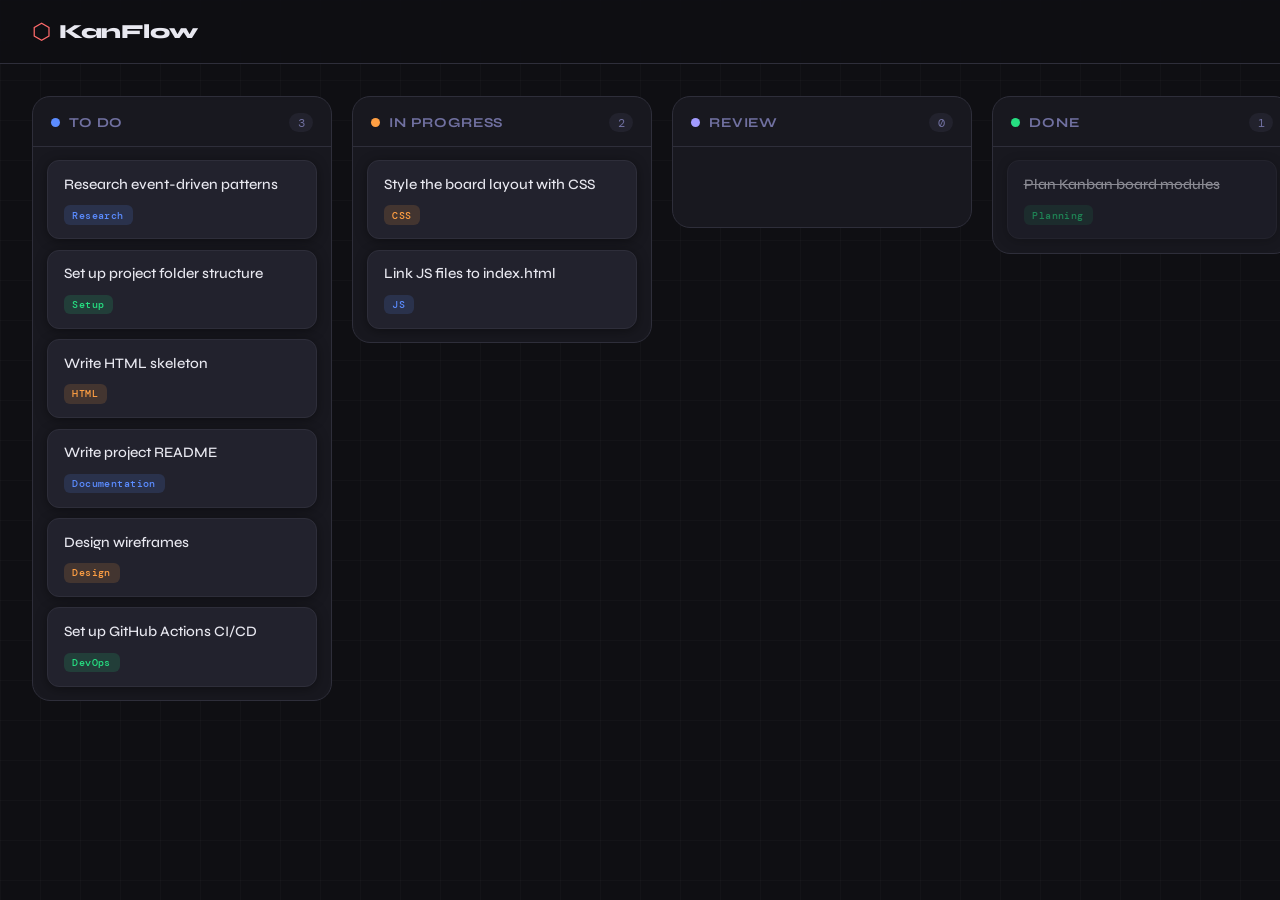
<file: module-1/index.html>
<!DOCTYPE html>
<html lang="en">
<head>
  <meta charset="UTF-8" />
  <meta name="viewport" content="width=device-width, initial-scale=1.0"/>
  <title>KanFlow Board</title>
  <link rel="preconnect" href="https://fonts.googleapis.com">
  <link href="https://fonts.googleapis.com/css2?family=Syne:wght@400;600;700;800&family=DM+Mono:wght@400;500&display=swap" rel="stylesheet">
  <link rel="stylesheet" href="style.css" />
</head>
<body>

  <!-- ===========================
       HEADER
  ============================ -->
  <header class="app-header">
    <div class="header-inner">
      <div class="logo">
        <span class="logo-icon">⬡</span>
        <h1>KanFlow</h1>
      </div>
    </div>
  </header>

  <!-- ===========================
       BOARD
       Contains all columns
  ============================ -->
  <main class="board" id="board">

    <!-- COLUMN: To Do -->
    <section class="column" data-column="todo">
      <div class="column-header">
        <span class="column-dot dot-todo"></span>
        <h2 class="column-title">To Do</h2>
        <span class="column-count">3</span>
      </div>
      <div class="card-list" id="col-todo">

        <article class="card">
          <p class="card-title">Research event-driven patterns</p>
          <div class="card-footer">
            <span class="card-tag tag-blue">Research</span>
          </div>
        </article>

        <article class="card">
          <p class="card-title">Set up project folder structure</p>
          <div class="card-footer">
            <span class="card-tag tag-green">Setup</span>
          </div>
        </article>

        <article class="card">
          <p class="card-title">Write HTML skeleton</p>
          <div class="card-footer">
            <span class="card-tag tag-yellow">HTML</span>
          </div>
        </article>

        <article class="card">
          <p class="card-title">Write project README</p>
          <div class="card-footer">
            <span class="card-tag tag-blue">Documentation</span>
          </div>
        </article>

        <article class="card">
          <p class="card-title">Design wireframes</p>
          <div class="card-footer">
            <span class="card-tag tag-yellow">Design</span>
          </div>
        </article>

        <article class="card">
          <p class="card-title">Set up GitHub Actions CI/CD</p>
          <div class="card-footer">
            <span class="card-tag tag-green">DevOps</span>
          </div>
        </article>

      </div>
    </section>

    <!-- COLUMN: In Progress -->
    <section class="column" data-column="inprogress">
      <div class="column-header">
        <span class="column-dot dot-inprogress"></span>
        <h2 class="column-title">In Progress</h2>
        <span class="column-count">2</span>
      </div>
      <div class="card-list" id="col-inprogress">

        <article class="card">
          <p class="card-title">Style the board layout with CSS</p>
          <div class="card-footer">
            <span class="card-tag tag-yellow">CSS</span>
          </div>
        </article>

        <article class="card">
          <p class="card-title">Link JS files to index.html</p>
          <div class="card-footer">
            <span class="card-tag tag-blue">JS</span>
          </div>
        </article>

      </div>
    </section>

    <!-- COLUMN: Review -->
    <section class="column" data-column="review">
      <div class="column-header">
        <span class="column-dot dot-review"></span>
        <h2 class="column-title">Review</h2>
        <span class="column-count">0</span>
      </div>
      <div class="card-list" id="col-review">
        <!-- Add cards here later if needed -->
      </div>
    </section>

    <!-- COLUMN: Done -->
    <section class="column" data-column="done">
      <div class="column-header">
        <span class="column-dot dot-done"></span>
        <h2 class="column-title">Done</h2>
        <span class="column-count">1</span>
      </div>
      <div class="card-list" id="col-done">

        <article class="card card-done">
          <p class="card-title">Plan Kanban board modules</p>
          <div class="card-footer">
            <span class="card-tag tag-green">Planning</span>
          </div>
        </article>

      </div>
    </section>

  </main>

  <script src="js/main.js"></script>
</body>
</html>
</file>
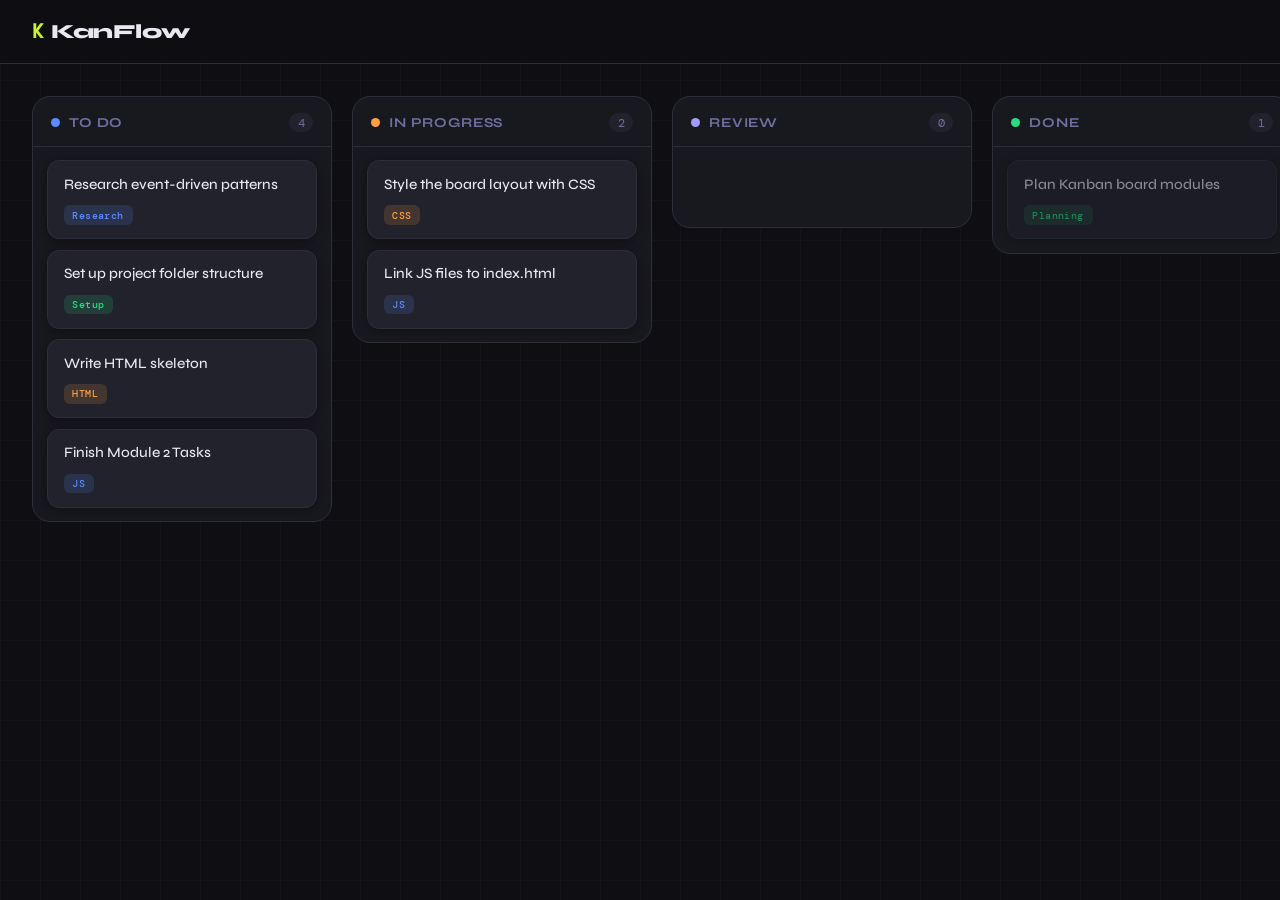
<file: module-2/module-2/index.html>
<!DOCTYPE html>
<html lang="en">
<head>
  <meta charset="UTF-8" />
  <meta name="viewport" content="width=device-width, initial-scale=1.0"/>
  <title>KanFlow Board</title>

  <link rel="preconnect" href="https://fonts.googleapis.com">
  <link href="https://fonts.googleapis.com/css2?family=Syne:wght@400;600;700;800&family=DM+Mono:wght@400;500&display=swap" rel="stylesheet">

  <link rel="stylesheet" href="style.css" />
</head>
<body>

  <header class="app-header">
    <div class="header-inner">
      <div class="logo">
        <span class="logo-icon">K</span>
        <h1>KanFlow</h1>
      </div>
    </div>
  </header>

  <main class="board" id="board">
    <!-- JS renders everything here -->
  </main>

  <script src="js/data.js"></script>
  <script src="js/board.js"></script>
  <script src="js/main.js"></script>

</body>
</html>
</file>
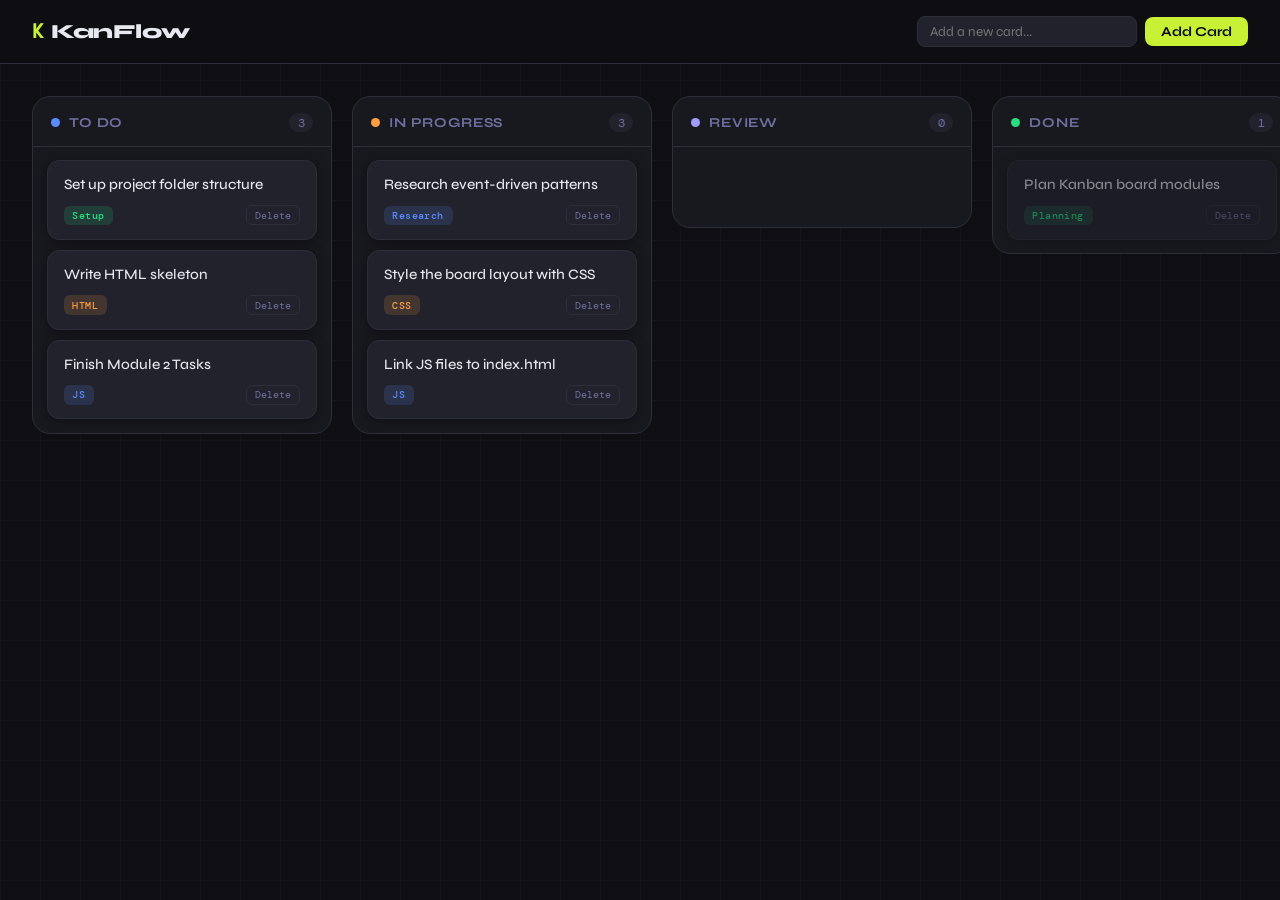
<file: module-3/module-2/index.html>
<!DOCTYPE html>
<html lang="en">
<head>
  <meta charset="UTF-8" />
  <meta name="viewport" content="width=device-width, initial-scale=1.0"/>
  <title>KanFlow Board</title>

  <link rel="preconnect" href="https://fonts.googleapis.com">
  <link href="https://fonts.googleapis.com/css2?family=Syne:wght@400;600;700;800&family=DM+Mono:wght@400;500&display=swap" rel="stylesheet">

  <link rel="stylesheet" href="style.css" />
</head>
<body>

  <header class="app-header">
    <div class="header-inner">
      <div class="logo">
        <span class="logo-icon">K</span>
        <h1>KanFlow</h1>
      </div>

      <div class="add-card-form">
        <input
          type="text"
          id="card-input"
          class="card-input"
          placeholder="Add a new card..."
        />
        <button id="add-card-btn" class="add-card-btn">Add Card</button>
      </div>

    </div>
  </header>

  <main class="board" id="board">
  </main>

  <!-- ✅ FIX SCRIPT ORDER -->
  <script src="js/data.js"></script>
  <script src="js/board.js"></script>
  <script src="js/cards.js"></script> 
  <script src="js/main.js"></script>

</body>
</html>
</file>
<file: module-1/style.css>
/* =============================================
   KANFLOW — MODULE 1 STARTER CSS
   ============================================= */

:root {
  --bg:             #0f0f13;
  --surface:        #18181f;
  --surface-2:      #22222d;
  --border:         #2e2e3a;
  --text:           #e8e8f0;
  --text-muted:     #7070a0;
  --accent:         #ff6b6b;   /* ← Try changing this color! */
  --col-todo:       #5b8cff;
  --col-inprogress: #ff9f43;
  --col-done:       #26de81;
  --tag-blue:       rgba(91,140,255,0.15);
  --tag-green:      rgba(38,222,129,0.15);
  --tag-yellow:     rgba(255,159,67,0.15);
  --font-display:   'Syne', sans-serif;
  --font-mono:      'DM Mono', monospace;
  --radius-md:      12px;
  --radius-lg:      18px;
}

*, *::before, *::after { box-sizing: border-box; margin: 0; padding: 0; }

body {
  background-color: var(--bg);
  color: var(--text);
  font-family: var(--font-display);
  min-height: 100vh;
  display: flex;
  flex-direction: column;
  background-image:
    linear-gradient(rgba(255,255,255,0.02) 1px, transparent 1px),
    linear-gradient(90deg, rgba(255,255,255,0.02) 1px, transparent 1px);
  background-size: 40px 40px;
}

/* HEADER */
.app-header {
  border-bottom: 1px solid var(--border);
  padding: 0 2rem;
  height: 64px;
  display: flex;
  align-items: center;
  background: rgba(15,15,19,0.85);
  backdrop-filter: blur(12px);
  position: sticky;
  top: 0;
  z-index: 100;
}
.header-inner { width: 100%; display: flex; align-items: center; }
.logo         { display: flex; align-items: center; gap: 0.5rem; }
.logo-icon    { font-size: 1.4rem; color: var(--accent); }
.logo h1      { font-size: 1.25rem; font-weight: 800; letter-spacing: -0.02em; }

/* BOARD — Flexbox places columns side by side */
.board {
  display: flex;
  flex-direction: row;
  gap: 1.25rem;
  padding: 2rem;
  flex: 1;
  align-items: flex-start;
  overflow-x: auto;
}

/* COLUMN */
.column {
  background: var(--surface);
  border: 1px solid var(--border);
  border-radius: var(--radius-lg);
  min-width: 300px;
  flex: 1;
  max-width: 360px;
  display: flex;
  flex-direction: column;
  overflow: hidden;
}
.column-header {
  display: flex;
  align-items: center;
  gap: 0.6rem;
  padding: 1rem 1.1rem 0.85rem;
  border-bottom: 1px solid var(--border);
}
.column-dot     { width: 9px; height: 9px; border-radius: 50%; flex-shrink: 0; }
.dot-todo       { background: var(--col-todo); }
.dot-inprogress { background: var(--col-inprogress); }
.dot-done       { background: var(--col-done); }
.dot-review {
  background: #a29bfe; }
.column-title {
  font-size: 0.85rem; font-weight: 700;
  letter-spacing: 0.06em; text-transform: uppercase;
  color: var(--text-muted); flex: 1;
}
.column-count {
  font-family: var(--font-mono); font-size: 0.75rem;
  color: var(--text-muted); background: var(--surface-2);
  border-radius: 999px; padding: 0.1rem 0.55rem;
}

/* CARD LIST */
.card-list {
  padding: 0.85rem;
  display: flex;
  flex-direction: column;
  gap: 0.65rem;
  min-height: 80px;
}

/* CARD */
.card {
  background: var(--surface-2);
  border: 1px solid var(--border);
  border-radius: var(--radius-md);
  padding: 0.85rem 1rem;
  cursor: grab;
  display: flex;
  flex-direction: column;
  gap: 0.6rem;
  box-shadow: 0 2px 12px rgba(0,0,0,0.4);
  transition: transform 0.15s ease, box-shadow 0.15s ease;
}
.card:hover    { transform: translateY(-2px); box-shadow: 0 6px 20px rgba(0,0,0,0.5); }
.card-done     { opacity: 0.55; }
.card-done .card-title { text-decoration: line-through; }
.card-title    { font-size: 0.9rem; font-weight: 500; line-height: 1.45; }
.card-footer   { display: flex; align-items: center; gap: 0.4rem; }

/* TAGS */
.card-tag {
  font-family: var(--font-mono); font-size: 0.65rem;
  font-weight: 500; padding: 0.2rem 0.55rem;
  border-radius: 6px; letter-spacing: 0.04em;
}
.tag-blue   { background: var(--tag-blue);   color: #5b8cff; }
.tag-green  { background: var(--tag-green);  color: #26de81; }
.tag-yellow { background: var(--tag-yellow); color: #ff9f43; }

/* RESPONSIVE */
@media (max-width: 768px) {
  .board  { flex-direction: column; padding: 1rem; }
  .column { min-width: unset; max-width: unset; width: 100%; }
}
</file>
<file: module-2/module-2/style.css>
/* =============================================
   KANFLOW - MODULE 2 STARTER CSS
   ============================================= */

:root {
  --bg:             #0f0f13;
  --surface:        #18181f;
  --surface-2:      #22222d;
  --border:         #2e2e3a;
  --text:           #e8e8f0;
  --text-muted:     #7070a0;
  --accent:         #c8f135;
  --col-todo:       #5b8cff;
  --col-inprogress: #ff9f43;
  --col-review:     #a29bfe;
  --col-done:       #26de81;
  --tag-blue:       rgba(91,140,255,0.15);
  --tag-green:      rgba(38,222,129,0.15);
  --tag-yellow:     rgba(255,159,67,0.15);
  --tag-purple:     rgba(162,155,254,0.15);
  --font-display:   'Syne', sans-serif;
  --font-mono:      'DM Mono', monospace;
  --radius-md:      12px;
  --radius-lg:      18px;
}

*, *::before, *::after { box-sizing: border-box; margin: 0; padding: 0; }

body {
  background-color: var(--bg);
  color: var(--text);
  font-family: var(--font-display);
  min-height: 100vh;
  display: flex;
  flex-direction: column;
  background-image:
    linear-gradient(rgba(255,255,255,0.02) 1px, transparent 1px),
    linear-gradient(90deg, rgba(255,255,255,0.02) 1px, transparent 1px);
  background-size: 40px 40px;
}

/* HEADER */
.app-header {
  border-bottom: 1px solid var(--border);
  padding: 0 2rem;
  height: 64px;
  display: flex;
  align-items: center;
  background: rgba(15,15,19,0.85);
  backdrop-filter: blur(12px);
  position: sticky;
  top: 0;
  z-index: 100;
}
.header-inner { width: 100%; display: flex; align-items: center; }
.logo         { display: flex; align-items: center; gap: 0.5rem; }
.logo-icon    { font-size: 1.2rem; font-weight: 800; color: var(--accent); font-family: var(--font-mono); }
.logo h1      { font-size: 1.25rem; font-weight: 800; letter-spacing: -0.02em; }

/* BOARD */
.board {
  display: flex;
  flex-direction: row;
  gap: 1.25rem;
  padding: 2rem;
  flex: 1;
  align-items: flex-start;
  overflow-x: auto;
}

/* COLUMN */
.column {
  background: var(--surface);
  border: 1px solid var(--border);
  border-radius: var(--radius-lg);
  min-width: 300px;
  flex: 1;
  max-width: 360px;
  display: flex;
  flex-direction: column;
  overflow: hidden;
}
.column-header {
  display: flex;
  align-items: center;
  gap: 0.6rem;
  padding: 1rem 1.1rem 0.85rem;
  border-bottom: 1px solid var(--border);
}
.column-dot     { width: 9px; height: 9px; border-radius: 50%; flex-shrink: 0; }
.dot-todo       { background: var(--col-todo); }
.dot-inprogress { background: var(--col-inprogress); }
.dot-review     { background: var(--col-review); }
.dot-done       { background: var(--col-done); }
.dot-testing { background: #ff4d6d; }
.column-title {
  font-size: 0.85rem; font-weight: 700;
  letter-spacing: 0.06em; text-transform: uppercase;
  color: var(--text-muted); flex: 1;
}
.column-count {
  font-family: var(--font-mono); font-size: 0.75rem;
  color: var(--text-muted); background: var(--surface-2);
  border-radius: 999px; padding: 0.1rem 0.55rem;
}

/* CARD LIST */
.card-list {
  padding: 0.85rem;
  display: flex;
  flex-direction: column;
  gap: 0.65rem;
  min-height: 80px;
}

/* CARD */
.card {
  background: var(--surface-2);
  border: 1px solid var(--border);
  border-radius: var(--radius-md);
  padding: 0.85rem 1rem;
  cursor: grab;
  display: flex;
  flex-direction: column;
  gap: 0.6rem;
  box-shadow: 0 2px 12px rgba(0,0,0,0.4);
  transition: transform 0.15s ease, box-shadow 0.15s ease;
}
.card:hover    { transform: translateY(-2px); box-shadow: 0 6px 20px rgba(0,0,0,0.5); }
.card-done     { opacity: 0.55; }
.card-done .card-title { text-decoration: line-through,; }
.card-title    { font-size: 0.9rem; font-weight: 500; line-height: 1.45; }
.card-footer   { display: flex; align-items: center; gap: 0.4rem; }

/* TAGS */
.card-tag {
  font-family: var(--font-mono); font-size: 0.65rem;
  font-weight: 500; padding: 0.2rem 0.55rem;
  border-radius: 6px; letter-spacing: 0.04em;
}
.tag-blue   { background: var(--tag-blue);   color: #5b8cff; }
.tag-green  { background: var(--tag-green);  color: #26de81; }
.tag-yellow { background: var(--tag-yellow); color: #ff9f43; }
.tag-purple { background: var(--tag-purple); color: #a29bfe; }

/* RESPONSIVE */
@media (max-width: 768px) {
  .board  { flex-direction: column; padding: 1rem; }
  .column { min-width: unset; max-width: unset; width: 100%; }
}
</file>
<file: module-3/module-2/style.css>
/* =============================================
   KANFLOW - MODULE 2 STARTER CSS
   ============================================= */

:root {
  --bg:             #0f0f13;
  --surface:        #18181f;
  --surface-2:      #22222d;
  --border:         #2e2e3a;
  --text:           #e8e8f0;
  --text-muted:     #7070a0;
  --accent:         #c8f135;
  --col-todo:       #5b8cff;
  --col-inprogress: #ff9f43;
  --col-review:     #a29bfe;
  --col-done:       #26de81;
  --tag-blue:       rgba(91,140,255,0.15);
  --tag-green:      rgba(38,222,129,0.15);
  --tag-yellow:     rgba(255,159,67,0.15);
  --tag-purple:     rgba(162,155,254,0.15);
  --font-display:   'Syne', sans-serif;
  --font-mono:      'DM Mono', monospace;
  --radius-md:      12px;
  --radius-lg:      18px;
}

*, *::before, *::after { box-sizing: border-box; margin: 0; padding: 0; }

body {
  background-color: var(--bg);
  color: var(--text);
  font-family: var(--font-display);
  min-height: 100vh;
  display: flex;
  flex-direction: column;
  background-image:
    linear-gradient(rgba(255,255,255,0.02) 1px, transparent 1px),
    linear-gradient(90deg, rgba(255,255,255,0.02) 1px, transparent 1px);
  background-size: 40px 40px;
}

/* HEADER */
.app-header {
  border-bottom: 1px solid var(--border);
  padding: 0 2rem;
  height: 64px;
  display: flex;
  align-items: center;
  background: rgba(15,15,19,0.85);
  backdrop-filter: blur(12px);
  position: sticky;
  top: 0;
  z-index: 100;
}
.header-inner { width: 100%; display: flex; align-items: center; }
.logo         { display: flex; align-items: center; gap: 0.5rem; }
.logo-icon    { font-size: 1.2rem; font-weight: 800; color: var(--accent); font-family: var(--font-mono); }
.logo h1      { font-size: 1.25rem; font-weight: 800; letter-spacing: -0.02em; }

/* BOARD */
.board {
  display: flex;
  flex-direction: row;
  gap: 1.25rem;
  padding: 2rem;
  flex: 1;
  align-items: flex-start;
  overflow-x: auto;
}

/* COLUMN */
.column {
  background: var(--surface);
  border: 1px solid var(--border);
  border-radius: var(--radius-lg);
  min-width: 300px;
  flex: 1;
  max-width: 360px;
  display: flex;
  flex-direction: column;
  overflow: hidden;
}
.column-header {
  display: flex;
  align-items: center;
  gap: 0.6rem;
  padding: 1rem 1.1rem 0.85rem;
  border-bottom: 1px solid var(--border);
}
.column-dot     { width: 9px; height: 9px; border-radius: 50%; flex-shrink: 0; }
.dot-todo       { background: var(--col-todo); }
.dot-inprogress { background: var(--col-inprogress); }
.dot-review     { background: var(--col-review); }
.dot-done       { background: var(--col-done); }
.dot-testing { background: #ff4d6d; }
.column-title {
  font-size: 0.85rem; font-weight: 700;
  letter-spacing: 0.06em; text-transform: uppercase;
  color: var(--text-muted); flex: 1;
}
.column-count {
  font-family: var(--font-mono); font-size: 0.75rem;
  color: var(--text-muted); background: var(--surface-2);
  border-radius: 999px; padding: 0.1rem 0.55rem;
}

/* CARD LIST */
.card-list {
  padding: 0.85rem;
  display: flex;
  flex-direction: column;
  gap: 0.65rem;
  min-height: 80px;
}

/* CARD */
.card {
  background: var(--surface-2);
  border: 1px solid var(--border);
  border-radius: var(--radius-md);
  padding: 0.85rem 1rem;
  cursor: grab;
  display: flex;
  flex-direction: column;
  gap: 0.6rem;
  box-shadow: 0 2px 12px rgba(0,0,0,0.4);
  transition: transform 0.15s ease, box-shadow 0.15s ease;
}
.card:hover    { transform: translateY(-2px); box-shadow: 0 6px 20px rgba(0,0,0,0.5); }
.card-done     { opacity: 0.55; }
.card-done .card-title { text-decoration: line-through,; }
.card-title    { font-size: 0.9rem; font-weight: 500; line-height: 1.45; }
.card-footer   { display: flex; align-items: center; gap: 0.4rem; }

/* TAGS */
.card-tag {
  font-family: var(--font-mono); font-size: 0.65rem;
  font-weight: 500; padding: 0.2rem 0.55rem;
  border-radius: 6px; letter-spacing: 0.04em;
}
.tag-blue   { background: var(--tag-blue);   color: #5b8cff; }
.tag-green  { background: var(--tag-green);  color: #26de81; }
.tag-yellow { background: var(--tag-yellow); color: #ff9f43; }
.tag-purple { background: var(--tag-purple); color: #a29bfe; }

/* RESPONSIVE */
@media (max-width: 768px) {
  .board  { flex-direction: column; padding: 1rem; }
  .column { min-width: unset; max-width: unset; width: 100%; }
}

/* =============================================
   MODULE 3 - ADD CARD FORM
   ============================================= */

.add-card-form {
  display: flex;
  gap: 0.5rem;
  align-items: center;
  margin-left: auto; /* pushes it to the right side of header */
}

.card-input {
  background: var(--surface-2);
  border: 1px solid var(--border);
  border-radius: 8px;
  padding: 0.4rem 0.75rem;
  color: var(--text);
  font-family: var(--font-display);
  font-size: 0.85rem;
  width: 220px;
  outline: none;
}

.card-input:focus {
  border-color: var(--accent);
}

.add-card-btn {
  background: var(--accent);
  color: #0f0f13;
  border: none;
  border-radius: 8px;
  padding: 0.4rem 1rem;
  font-family: var(--font-display);
  font-weight: 700;
  font-size: 0.85rem;
  cursor: pointer;
}

.add-card-btn:hover {
  opacity: 0.85;
}


/* =============================================
   MODULE 3 - DELETE BUTTON
   ============================================= */

.delete-btn {
  margin-left: auto;
  background: transparent;
  border: 1px solid var(--border);
  border-radius: 6px;
  color: var(--text-muted);
  font-size: 0.65rem;
  padding: 0.15rem 0.5rem;
  cursor: pointer;
  font-family: var(--font-mono);
  transition: border-color 0.15s, color 0.15s;
}

.delete-btn:hover {
  border-color: var(--col-todo);
  color: var(--col-todo);
}
</file>
